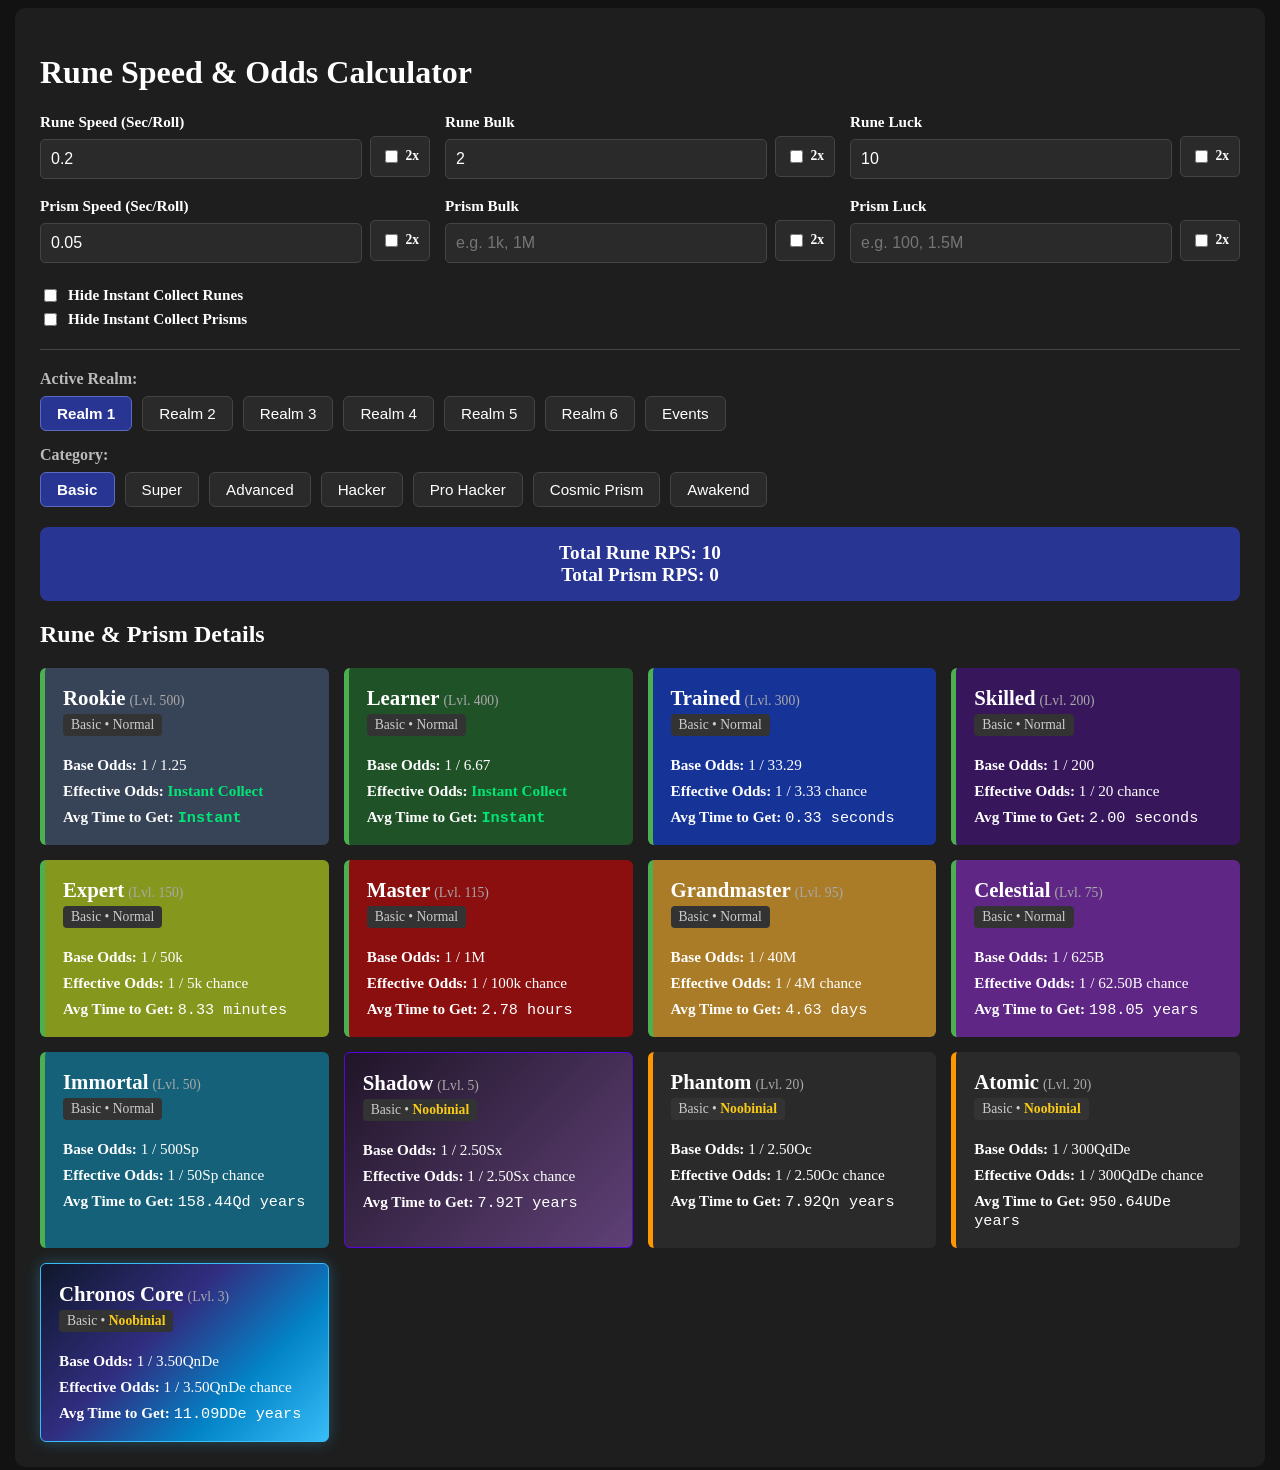
<file: index.html>
<!DOCTYPE html>
<html lang="en">

<head>
    <meta charset="UTF-8">
    <meta name="viewport" content="width=device-width, initial-scale=1.0">
    <title>Rune Speed & Odds Calculator</title>
    <link rel="stylesheet" href="style.css">
</head>

<body>
    <div class="container">
        <h1> Rune Speed & Odds Calculator</h1>

        <div class="input-section">

            <!-- WRAPPER FOR STANDARD & PRISM INPUTS -->
            <div id="standardControls">
                <!-- Rune Inputs Row -->
                <div class="inputs-row">
                    <!-- Speed Input -->
                    <div class="input-group">
                        <label for="speedSec">Rune Speed (Sec/Roll)</label>
                        <div class="field-with-boost">
                            <input type="number" id="speedSec" value="0.2" step="0.01" min="0.05">
                            <label class="boost-label">
                                <input type="checkbox" id="speedBoost"> 2x
                            </label>
                        </div>
                    </div>

                    <!-- Bulk Input -->
                    <div class="input-group">
                        <label for="bulk">Rune Bulk</label>
                        <div class="field-with-boost">
                            <input type="text" id="bulk" value="2">
                            <label class="boost-label">
                                <input type="checkbox" id="bulkBoost"> 2x
                            </label>
                        </div>
                    </div>

                    <!-- Luck Input -->
                    <div class="input-group">
                        <label for="luck">Rune Luck</label>
                        <div class="field-with-boost">
                            <input type="text" id="luck" value="10">
                            <label class="boost-label">
                                <input type="checkbox" id="luckBoost"> 2x
                            </label>
                        </div>
                    </div>
                </div>

                <!-- Prism Inputs Row -->
                <div class="inputs-row">
                    <!-- Prism Speed Input -->
                    <div class="input-group">
                        <label for="prismSpeedSec">Prism Speed (Sec/Roll)</label>
                        <div class="field-with-boost">
                            <input type="number" id="prismSpeedSec" value="0.05" step="0.01" min="0.05">
                            <label class="boost-label">
                                <input type="checkbox" id="prismSpeedBoost"> 2x
                            </label>
                        </div>
                    </div>

                    <!-- Prism Bulk Input -->
                    <div class="input-group">
                        <label for="prismBulk">Prism Bulk</label>
                        <div class="field-with-boost">
                            <input type="text" id="prismBulk" placeholder="e.g. 1k, 1M">
                            <label class="boost-label">
                                <input type="checkbox" id="prismBulkBoost"> 2x
                            </label>
                        </div>
                    </div>

                    <!-- Prism Luck Input -->
                    <div class="input-group">
                        <label for="prismLuck">Prism Luck</label>
                        <div class="field-with-boost">
                            <input type="text" id="prismLuck" placeholder="e.g. 100, 1.5M">
                            <label class="boost-label">
                                <input type="checkbox" id="prismLuckBoost"> 2x
                            </label>
                        </div>
                    </div>
                </div>

                <!-- Toggles Row -->
                <div class="toggles-row">
                    <label class="hide-toggle-label">
                        <input type="checkbox" id="hideInstantToggle">
                        <span>Hide Instant Collect Runes</span>
                    </label>
                    <label class="hide-toggle-label">
                        <input type="checkbox" id="prismHideInstantToggle">
                        <span>Hide Instant Collect Prisms</span>
                    </label>
                </div>
            </div>

            <!-- HALLOWEEN CONTROLS PANEL -->
            <div id="halloweenControls" style="display: none;">
                <div class="inputs-row">
                    <!-- Halloween Speed Input -->
                    <div class="input-group">
                        <label for="halloweenSpeedSec">Halloween Speed (Sec/Roll)</label>
                        <div class="field-with-boost">
                            <input type="number" id="halloweenSpeedSec" value="0.2" step="0.01" min="0.05">
                            <label class="boost-label">
                                <input type="checkbox" id="halloweenSpeedBoost"> 2x
                            </label>
                        </div>
                    </div>

                    <!-- Halloween Bulk Input -->
                    <div class="input-group">
                        <label for="halloweenBulk">Halloween Bulk</label>
                        <div class="field-with-boost">
                            <input type="text" id="halloweenBulk" value="1">
                            <label class="boost-label">
                                <input type="checkbox" id="halloweenBulkBoost"> 2x
                            </label>
                        </div>
                    </div>

                    <!-- Halloween Luck Input -->
                    <div class="input-group">
                        <label for="halloweenLuck">Halloween Luck</label>
                        <div class="field-with-boost">
                            <input type="text" id="halloweenLuck" value="1">
                            <label class="boost-label">
                                <input type="checkbox" id="halloweenLuckBoost"> 2x
                            </label>
                        </div>
                    </div>
                </div>

                <!-- Halloween Toggles Row -->
                <div class="toggles-row">
                    <label class="hide-toggle-label">
                        <input type="checkbox" id="halloweenHideInstantToggle">
                        <span>Hide Instant Collect Halloween Runes</span>
                    </label>
                </div>
            </div>

            <!-- THANKSGIVING CONTROLS PANEL -->
            <div id="thanksgivingControls" style="display: none;">
                <div class="inputs-row">
                    <!-- Thanksgiving Speed Input -->
                    <div class="input-group">
                        <label for="thanksgivingSpeedSec">Thanksgiving Speed (Sec/Roll)</label>
                        <div class="field-with-boost">
                            <input type="number" id="thanksgivingSpeedSec" value="0.2" step="0.01" min="0.05">
                            <label class="boost-label">
                                <input type="checkbox" id="thanksgivingSpeedBoost"> 2x
                            </label>
                        </div>
                    </div>

                    <!-- Thanksgiving Bulk Input -->
                    <div class="input-group">
                        <label for="thanksgivingBulk">Thanksgiving Bulk</label>
                        <div class="field-with-boost">
                            <input type="text" id="thanksgivingBulk" value="1">
                            <label class="boost-label">
                                <input type="checkbox" id="thanksgivingBulkBoost"> 2x
                            </label>
                        </div>
                    </div>

                    <!-- Thanksgiving Luck Input -->
                    <div class="input-group">
                        <label for="thanksgivingLuck">Thanksgiving Luck</label>
                        <div class="field-with-boost">
                            <input type="text" id="thanksgivingLuck" value="1">
                            <label class="boost-label">
                                <input type="checkbox" id="thanksgivingLuckBoost"> 2x
                            </label>
                        </div>
                    </div>
                </div>

                <!-- Thanksgiving Toggles Row -->
                <div class="toggles-row">
                    <label class="hide-toggle-label">
                        <input type="checkbox" id="thanksgivingHideInstantToggle">
                        <span>Hide Instant Collect Thanksgiving Runes</span>
                    </label>
                </div>
            </div>

            <hr class="divider">

            <!-- Horizontal Realm Buttons -->
            <div class="selector-group">
                <span class="selector-label">Active Realm:</span>
                <div id="realmContainer" class="button-row"></div>
            </div>

            <!-- Horizontal Category Buttons -->
            <div class="selector-group">
                <span class="selector-label">Category:</span>
                <div id="categoryContainer" class="button-row"></div>
            </div>
        </div>

        <!-- Metric Outputs -->
        <div class="metric-box">
            <div id="standardPrismMetrics">
                <div>Total Rune RPS: <span id="rpsOutput">0.00</span></div>
                <div>Total Prism RPS: <span id="prismRpsOutput">0.00</span></div>
            </div>
            <div id="halloweenMetrics" style="display: none;">
                <div>Total Halloween RPS: <span id="halloweenRpsOutput">0.00</span></div>
            </div>
            <div id="thanksgivingMetrics" style="display: none;">
                <div>Total Thanksgiving RPS: <span id="thanksgivingRpsOutput">0.00</span></div>
            </div>
        </div>

        <h2>Rune & Prism Details</h2>
        <!-- Single Grid for All Cards -->
        <div id="runeResultContainer" class="rune-grid"></div>
    </div>
    <script src="script.js"></script>
</body>

</html>
</file>
<file: style.css>
body {
    background: #121212; 
    color: #fff;
    min-height: 100vh;
    background-attachment: fixed;
    transition: background 0.3s ease;
}

body.halloween-active {
    background: linear-gradient(to bottom, #ff6b00 0%, #3b0764 100%) !important;
}

body.thanksgiving-active {
    background: linear-gradient(to bottom, #d97706 0%, #7c2d12 100%) !important;
}

.container {
  max-width: 1200px; /* Expanded width to maximize screen space */
  margin: 0 auto;
  background: #1e1e1e;
  padding: 25px;
  border-radius: 10px;
}

/* Horizontal alignment for the 3 input fields */
.inputs-row {
  display: flex;
  gap: 15px;
  flex-wrap: wrap;
}

.inputs-row .input-group {
  flex: 1;
  min-width: 220px;
}

.input-group {
  margin-bottom: 15px;
  display: flex;
  flex-direction: column;
}

label {
  font-weight: bold;
  margin-bottom: 5px;
  font-size: 0.95rem;
}

input[type="text"], input[type="number"] {
  padding: 10px;
  border-radius: 5px;
  border: 1px solid #444;
  background: #2a2a2a;
  color: #fff;
  font-size: 1rem;
  width: 100%;
  box-sizing: border-box;
}

.field-with-boost {
  display: flex;
  gap: 8px;
  align-items: center;
}

.boost-label {
  display: flex;
  align-items: center;
  gap: 4px;
  white-space: nowrap;
  font-size: 0.85rem;
  background: #2a2a2a;
  padding: 10px;
  border: 1px solid #444;
  border-radius: 5px;
  cursor: pointer;
}

.hide-toggle-label {
  display: flex;
  align-items: center;
  gap: 8px;
  margin-top: 5px;
  cursor: pointer;
}

.divider {
  border: 0;
  height: 1px;
  background: #444;
  margin: 20px 0;
}

/* Selector Rows for Realms and Categories */
.selector-group {
  margin-bottom: 15px;
}

.selector-label {
  display: block;
  font-weight: bold;
  margin-bottom: 8px;
  color: #bbb;
}

.button-row {
  display: flex;
  flex-wrap: wrap;
  gap: 10px;
}

.btn-select {
  background: #2a2a2a;
  color: #fff;
  border: 1px solid #444;
  padding: 8px 16px;
  border-radius: 6px;
  cursor: pointer;
  font-size: 0.95rem;
  transition: all 0.2s ease;
}

.btn-select:hover {
  background: #3a3a3a;
}

.btn-select.active {
  background: #283593;
  border-color: #5c6bc0;
  font-weight: bold;
}

.metric-box {
  background: #283593;
  padding: 15px;
  border-radius: 8px;
  font-size: 1.2rem;
  font-weight: bold;
  text-align: center;
  margin: 20px 0;
}

/* Grid layout for cards to stop long single-column scrolling */
.rune-grid {
  display: grid;
  grid-template-columns: repeat(auto-fill, minmax(280px, 1fr));
  gap: 15px;
}

.rune-card {
  background: #2a2a2a;
  border-left: 5px solid #4caf50;
  padding: 18px;
  border-radius: 6px;
}

.rune-card.noobinial {
  border-left-color: #ff9800;
}

.rune-title {
  font-size: 1.3rem;
  font-weight: bold;
  margin-bottom: 4px;
}

.rune-badge {
  display: inline-block;
  font-size: 0.85rem;
  padding: 3px 8px;
  border-radius: 4px;
  background: #333;
  color: #ccc;
  margin-bottom: 12px;
}

.rune-stat {
  margin-top: 8px;
  font-size: 0.95rem;
}

.instant {
  color: #00e676;
  font-weight: bold;
}


.rune-card[data-name="rookie"] {
    background-color: #374357;
}

.rune-card[data-name="learner"] {
    background-color: #205228;
}

.rune-card[data-name="trained"] {
    background-color: #163497;
}

.rune-card[data-name="skilled"] {
    background-color: #37165c;
}

.rune-card[data-name="expert"] {
    background-color: #85971d;
}

.rune-card[data-name="master"] {
    background-color: #8b0f0f;
}

.rune-card[data-name="grandmaster"] {
    background-color: #aa7c27;
}

.rune-card[data-name="celestial"] {
    background-color: #5f2685;
}

.rune-card[data-name="immortal"] {
    background-color: #146179;
}

.rune-card[data-name="alien"] {
    background-color: #06a31b;
}

.rune-card[data-name="shadow"] {
    background: linear-gradient(135deg, #201528, #30203C, #402b50, #503663, #5f4077) !important;
    border: 1px solid #5804e0;
}


.rune-card[data-name="chronos-core"] {
    background: linear-gradient(135deg, #0f172a 0%, #312e81 40%, #0284c7 70%, #38bdf8 100%);
    border: 1px solid #38bdf8;
    box-shadow: 0 0 15px rgba(56, 189, 248, 0.3); /* Optional glowing effect */
}

.rune-card[data-name="stuxnet"] {
    background: linear-gradient(135deg, #450a0a, #b91c1c) !important;
}

.rune-card[data-type="noobinial"] .rune-type {
    color: #facc15 !important;
    font-weight: bold;
}

.rune-card[data-type="noobinial-prism"] .rune-type {
    color: #facc15 !important;
    font-weight: bold;
}

.rune-card {
    transition: transform 0.2s ease, box-shadow 0.2s ease;
    overflow: hidden; /* Keeps hidden content clean before hover */
}

.rune-expand-content {
    max-height: 0;
    opacity: 0;
    transition: max-height 0.3s ease-in-out, opacity 0.2s ease-in-out, margin-top 0.3s ease;
    overflow: hidden;
}

.expand-divider {
    height: 1px;
    background: rgba(255, 255, 255, 0.15);
    margin: 10px 0;
}

.rune-card:hover .rune-expand-content {
    max-height: 500px;
    opacity: 1;
    margin-top: 5px;
}

.rune-card:hover {
    transform: translateY(-2px);
}

.rune-title {
  font-size: 1.3rem;
  font-weight: bold;
  margin-bottom: 4px;
}

.rune-title .rune-level {
  font-size: 0.85rem;
  font-weight: normal;
  color: #aaa;
  margin-left: 4px;
}
</file>
